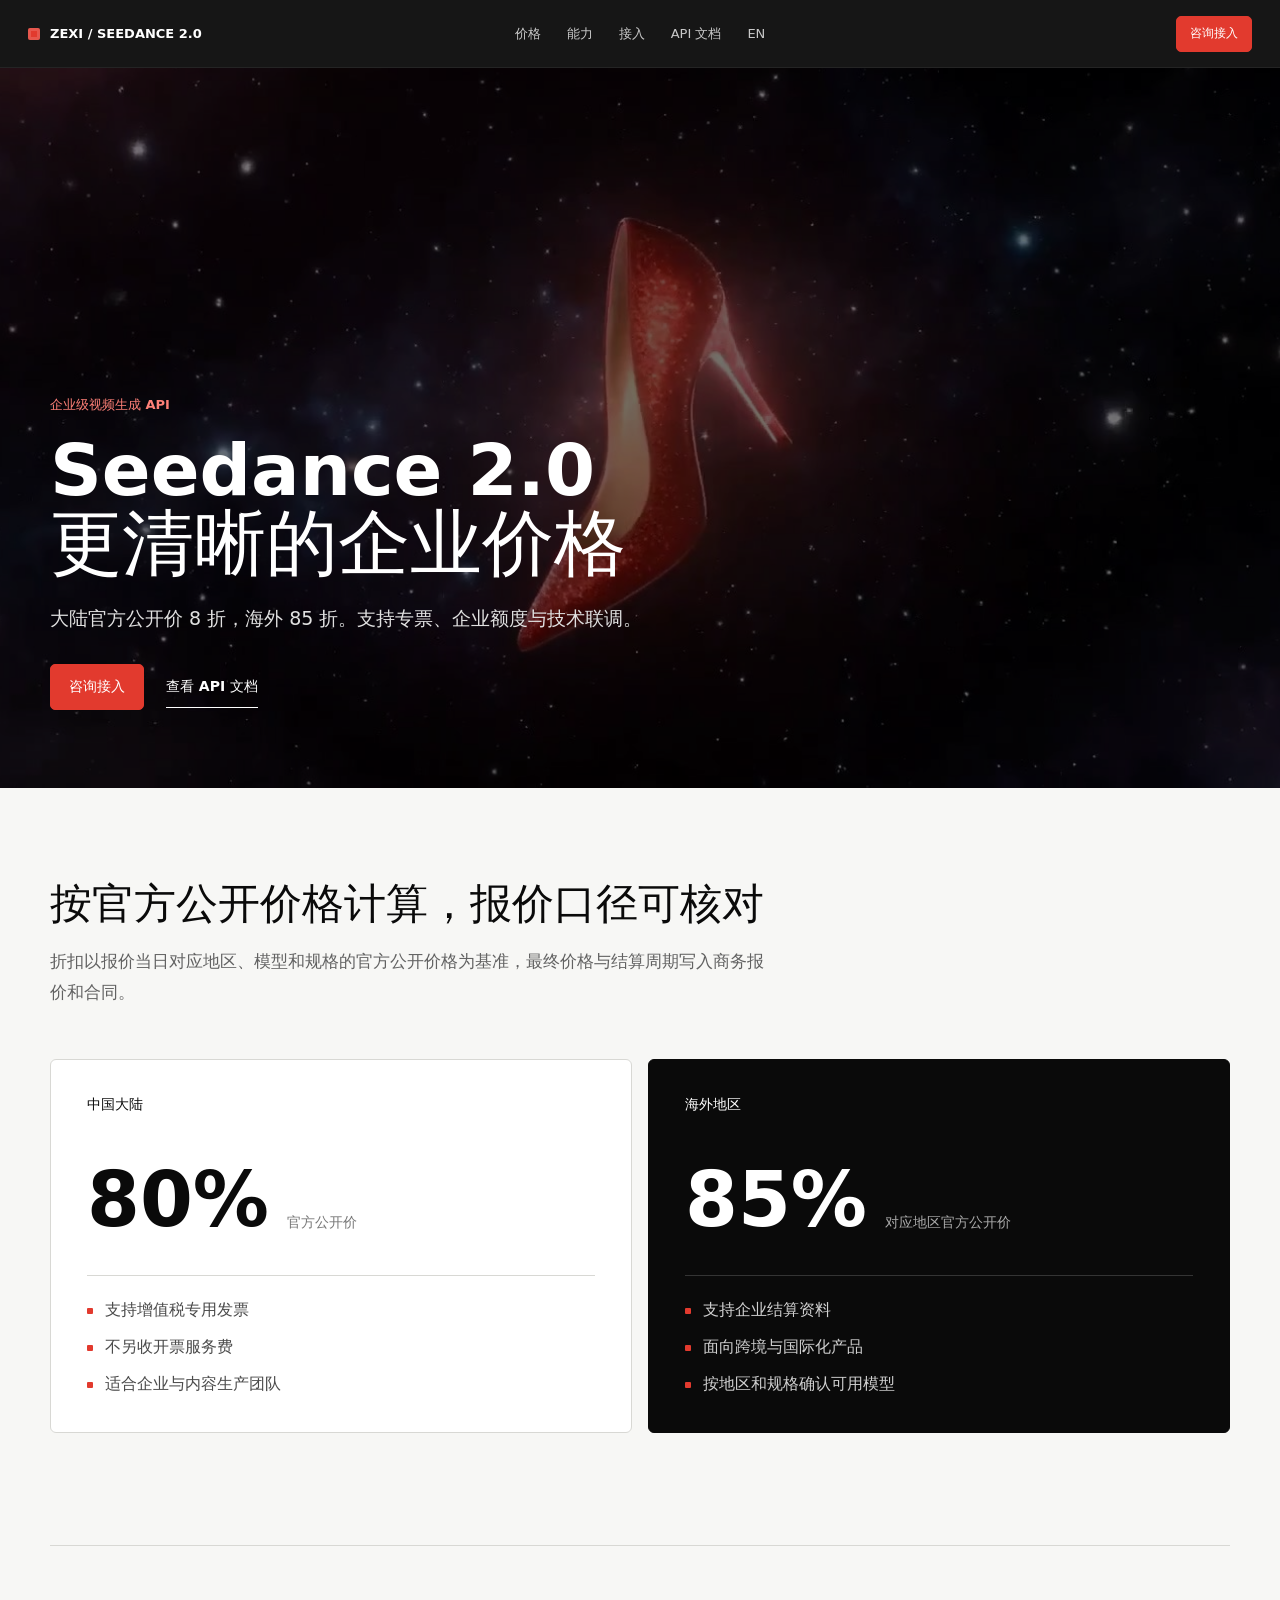
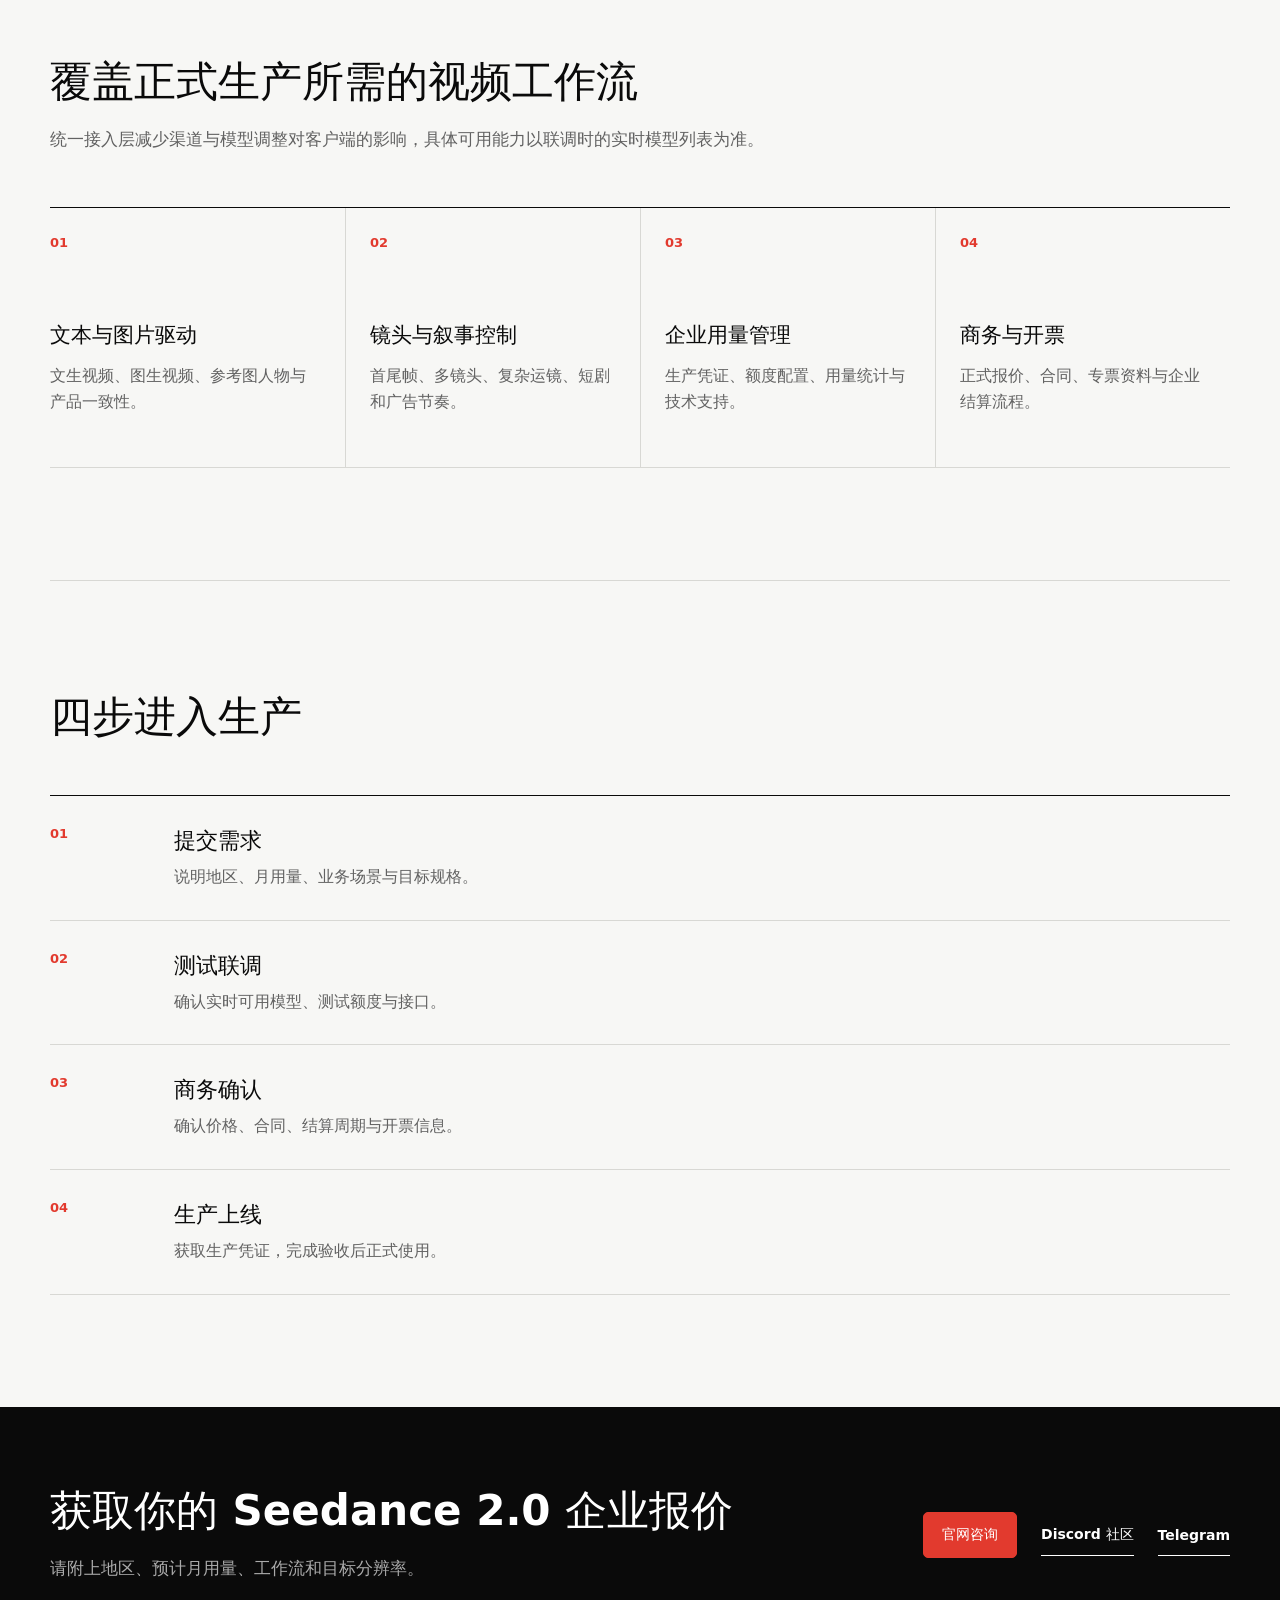
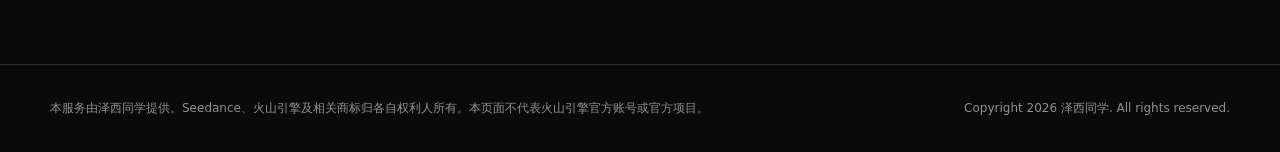
<file: docs/index.html>
<!doctype html>
<html lang="zh-CN">
  <head>
    <meta charset="utf-8">
    <meta name="viewport" content="width=device-width, initial-scale=1">
    <title>Seedance 2.0 企业级 API | 泽西同学</title>
    <meta name="description" content="Seedance 2.0 企业级视频生成 API。中国大陆按火山引擎官方公开价 8 折，海外按对应官方公开价 85 折，支持增值税专用发票。">
    <meta name="theme-color" content="#0a0a0a">
    <meta property="og:type" content="website">
    <meta property="og:title" content="Seedance 2.0 企业级 API">
    <meta property="og:description" content="火山引擎官方公开价 8 折，海外官方公开价 85 折，支持增值税专用发票。">
    <meta property="og:image" content="https://quanzedong-cell.github.io/seedance-2-api/assets/seedance-showcase.jpg">
    <meta property="og:url" content="https://quanzedong-cell.github.io/seedance-2-api/">
    <link rel="canonical" href="https://quanzedong-cell.github.io/seedance-2-api/">
    <link rel="alternate" hreflang="zh-CN" href="https://quanzedong-cell.github.io/seedance-2-api/">
    <link rel="alternate" hreflang="en" href="https://quanzedong-cell.github.io/seedance-2-api/en/">
    <link rel="alternate" hreflang="x-default" href="https://quanzedong-cell.github.io/seedance-2-api/en/">
    <link rel="stylesheet" href="styles.css">
    <script type="application/ld+json">
      {
        "@context": "https://schema.org",
        "@type": "Service",
        "name": "Seedance 2.0 企业级 API",
        "provider": {"@type": "Organization", "name": "泽西同学", "url": "https://zexitongxue.com/"},
        "areaServed": ["CN", "Worldwide"],
        "serviceType": "Video generation API access",
        "url": "https://quanzedong-cell.github.io/seedance-2-api/"
      }
    </script>
  </head>
  <body>
    <header class="site-header">
      <a class="brand" href="#top" aria-label="返回顶部">
        <span class="brand-mark" aria-hidden="true"></span>
        <span>ZEXI / SEEDANCE 2.0</span>
      </a>
      <nav aria-label="主导航">
        <a href="#pricing">价格</a>
        <a href="#capabilities">能力</a>
        <a href="#process">接入</a>
        <a href="https://zexitongxue.com/docs/video-api.html?utm_source=github-pages&amp;utm_medium=landing-page&amp;utm_campaign=seedance2_api" target="_blank" rel="noreferrer">API 文档</a>
        <a href="en/" lang="en">EN</a>
      </nav>
      <a class="button button-small" href="https://zexitongxue.com/?utm_source=github-pages&amp;utm_medium=landing-page&amp;utm_campaign=seedance2_api" target="_blank" rel="noreferrer">咨询接入</a>
    </header>

    <main id="top">
      <section class="hero" aria-labelledby="hero-title">
        <div class="hero-media" aria-hidden="true"></div>
        <div class="hero-scrim" aria-hidden="true"></div>
        <div class="hero-content">
          <p class="eyebrow">企业级视频生成 API</p>
          <h1 id="hero-title">Seedance 2.0<br>更清晰的企业价格</h1>
          <p class="hero-summary">大陆官方公开价 8 折，海外 85 折。支持专票、企业额度与技术联调。</p>
          <div class="hero-actions">
            <a class="button" href="https://zexitongxue.com/?utm_source=github-pages&amp;utm_medium=landing-page&amp;utm_campaign=seedance2_api" target="_blank" rel="noreferrer">咨询接入</a>
            <a class="text-link" href="https://zexitongxue.com/docs/video-api.html?utm_source=github-pages&amp;utm_medium=landing-page&amp;utm_campaign=seedance2_api" target="_blank" rel="noreferrer">查看 API 文档</a>
          </div>
        </div>
      </section>

      <section class="price-section section" id="pricing" aria-labelledby="pricing-title">
        <div class="section-copy">
          <h2 id="pricing-title">按官方公开价格计算，报价口径可核对</h2>
          <p>折扣以报价当日对应地区、模型和规格的官方公开价格为基准，最终价格与结算周期写入商务报价和合同。</p>
        </div>
        <div class="pricing-grid">
          <article class="price-card">
            <p class="price-region">中国大陆</p>
            <p class="price-value"><strong>80%</strong><span>官方公开价</span></p>
            <ul>
              <li>支持增值税专用发票</li>
              <li>不另收开票服务费</li>
              <li>适合企业与内容生产团队</li>
            </ul>
          </article>
          <article class="price-card price-card-dark">
            <p class="price-region">海外地区</p>
            <p class="price-value"><strong>85%</strong><span>对应地区官方公开价</span></p>
            <ul>
              <li>支持企业结算资料</li>
              <li>面向跨境与国际化产品</li>
              <li>按地区和规格确认可用模型</li>
            </ul>
          </article>
        </div>
      </section>

      <section class="capability-section section" id="capabilities" aria-labelledby="capabilities-title">
        <div class="section-copy">
          <h2 id="capabilities-title">覆盖正式生产所需的视频工作流</h2>
          <p>统一接入层减少渠道与模型调整对客户端的影响，具体可用能力以联调时的实时模型列表为准。</p>
        </div>
        <div class="capability-list">
          <article><span>01</span><h3>文本与图片驱动</h3><p>文生视频、图生视频、参考图人物与产品一致性。</p></article>
          <article><span>02</span><h3>镜头与叙事控制</h3><p>首尾帧、多镜头、复杂运镜、短剧和广告节奏。</p></article>
          <article><span>03</span><h3>企业用量管理</h3><p>生产凭证、额度配置、用量统计与技术支持。</p></article>
          <article><span>04</span><h3>商务与开票</h3><p>正式报价、合同、专票资料与企业结算流程。</p></article>
        </div>
      </section>

      <section class="process-section section" id="process" aria-labelledby="process-title">
        <h2 id="process-title">四步进入生产</h2>
        <ol class="process-list">
          <li><span>01</span><div><h3>提交需求</h3><p>说明地区、月用量、业务场景与目标规格。</p></div></li>
          <li><span>02</span><div><h3>测试联调</h3><p>确认实时可用模型、测试额度与接口。</p></div></li>
          <li><span>03</span><div><h3>商务确认</h3><p>确认价格、合同、结算周期与开票信息。</p></div></li>
          <li><span>04</span><div><h3>生产上线</h3><p>获取生产凭证，完成验收后正式使用。</p></div></li>
        </ol>
      </section>

      <section class="contact-section" aria-labelledby="contact-title">
        <div>
          <h2 id="contact-title">获取你的 Seedance 2.0 企业报价</h2>
          <p>请附上地区、预计月用量、工作流和目标分辨率。</p>
        </div>
        <div class="contact-actions">
          <a class="button" href="https://zexitongxue.com/?utm_source=github-pages&amp;utm_medium=landing-page&amp;utm_campaign=seedance2_api" target="_blank" rel="noreferrer">官网咨询</a>
          <a class="text-link light" href="https://discord.gg/d9d8KNa95R" target="_blank" rel="noreferrer">Discord 社区</a>
          <a class="text-link light" href="https://t.me/zexitongxue1" target="_blank" rel="noreferrer">Telegram</a>
        </div>
      </section>
    </main>

    <footer>
      <p>本服务由泽西同学提供。Seedance、火山引擎及相关商标归各自权利人所有。本页面不代表火山引擎官方账号或官方项目。</p>
      <p>Copyright 2026 泽西同学. All rights reserved.</p>
    </footer>
  </body>
</html>
</file>
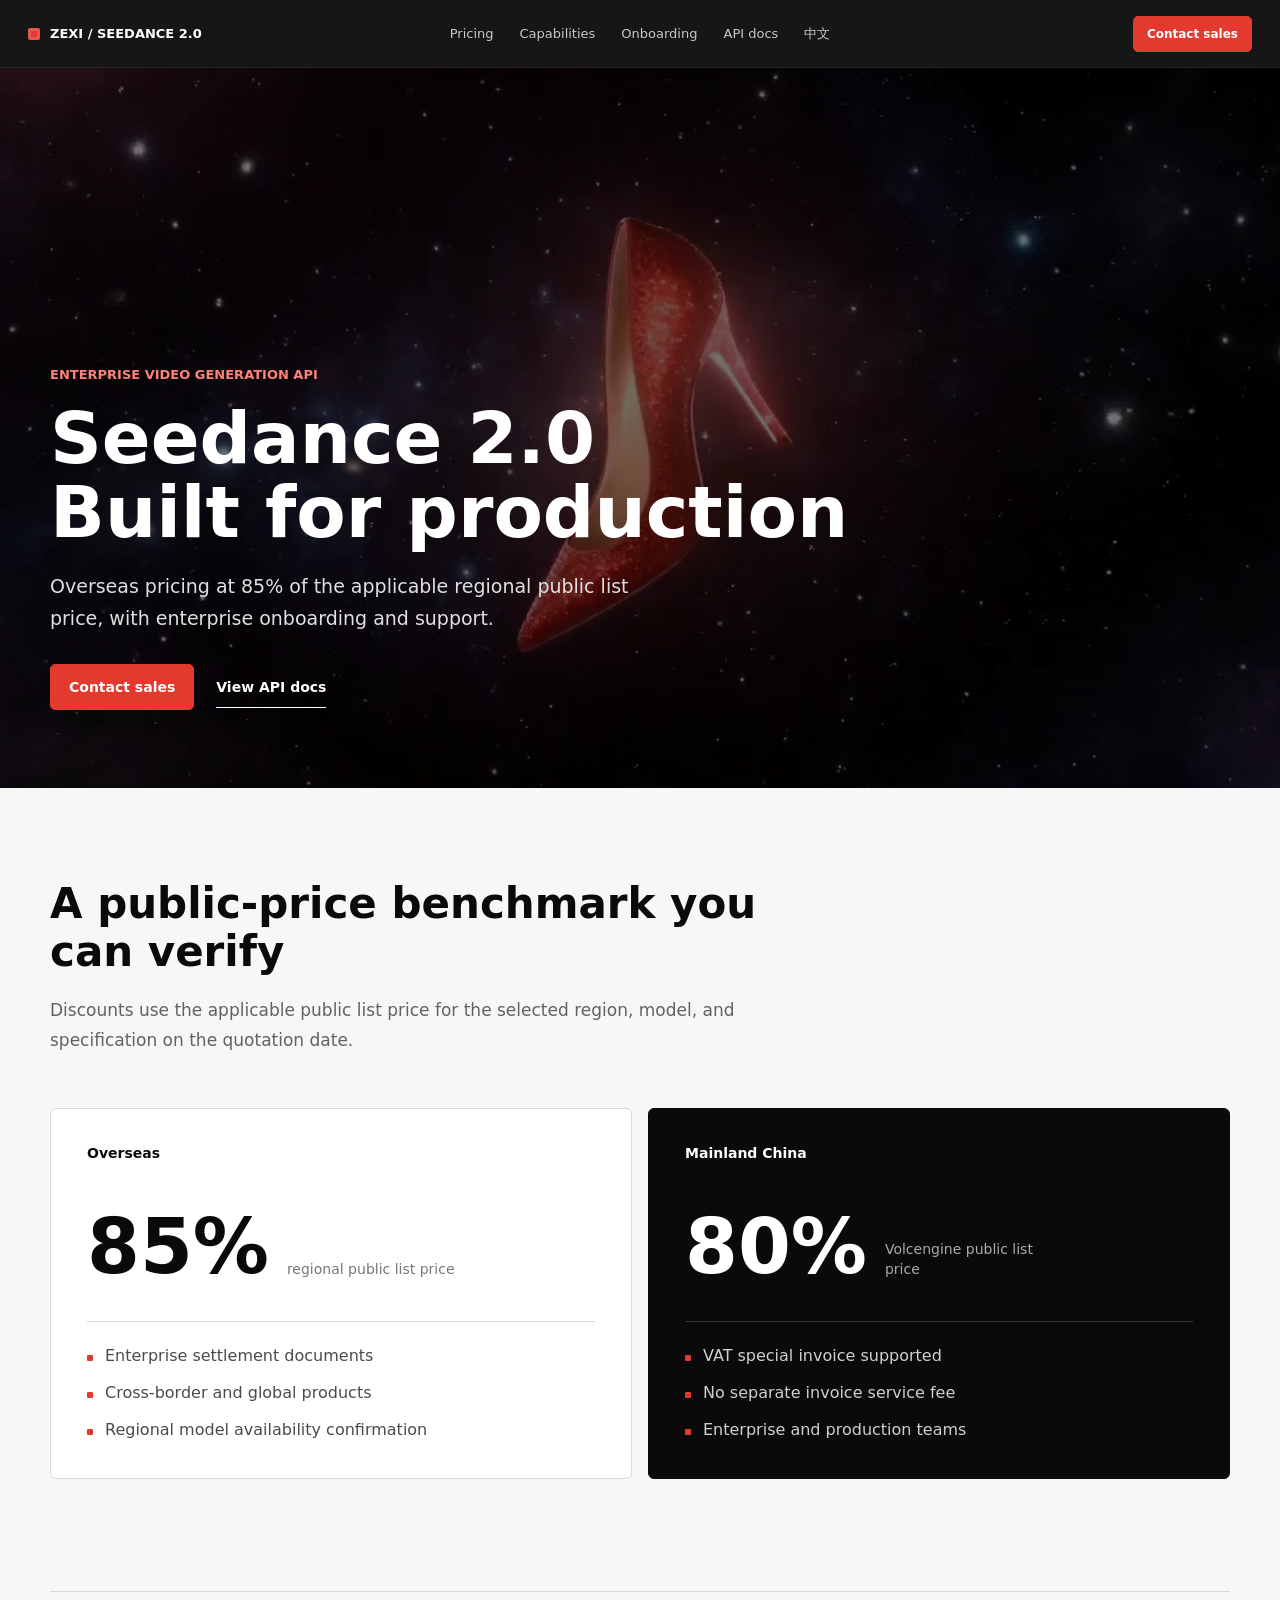
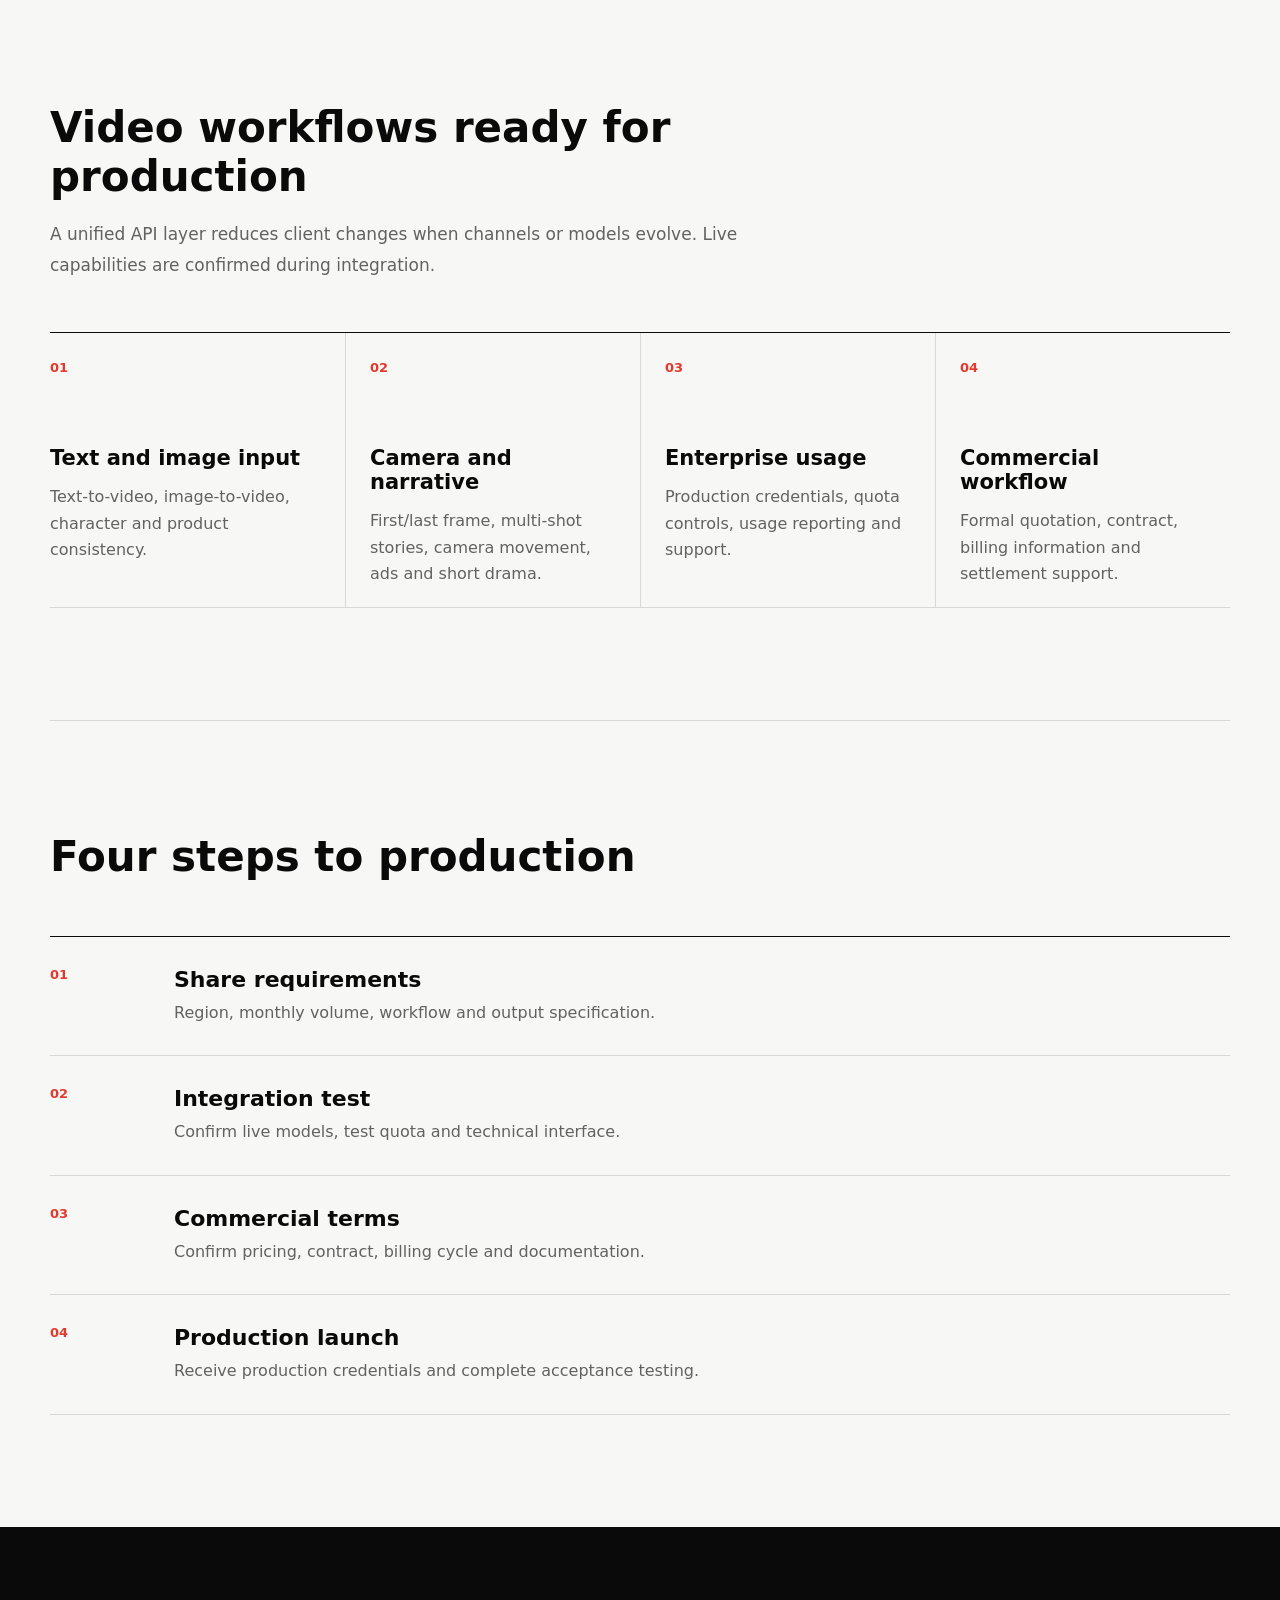
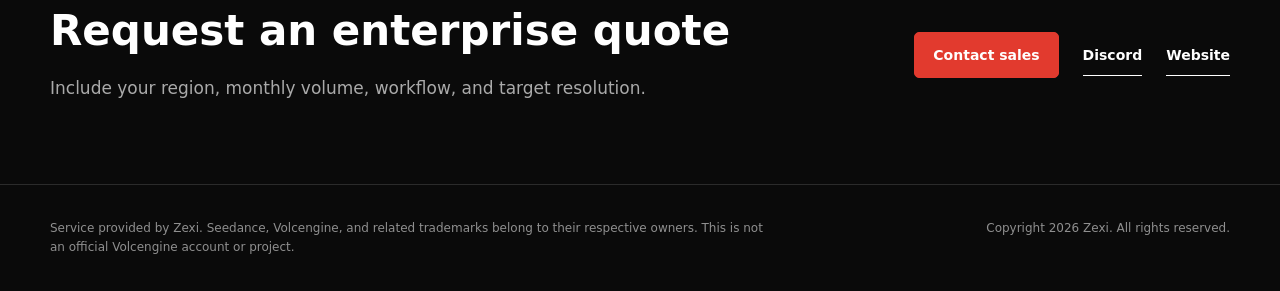
<file: docs/en/index.html>
<!doctype html>
<html lang="en">
  <head>
    <meta charset="utf-8">
    <meta name="viewport" content="width=device-width, initial-scale=1">
    <title>Seedance 2.0 Enterprise API | Zexi</title>
    <meta name="description" content="Seedance 2.0 video generation API for global teams. Overseas pricing at 85% of the applicable regional public list price, with enterprise billing support.">
    <meta name="theme-color" content="#0a0a0a">
    <meta property="og:type" content="website">
    <meta property="og:title" content="Seedance 2.0 Enterprise API">
    <meta property="og:description" content="Overseas pricing at 85% of the applicable regional public list price.">
    <meta property="og:image" content="https://quanzedong-cell.github.io/seedance-2-api/assets/seedance-showcase.jpg">
    <meta property="og:url" content="https://quanzedong-cell.github.io/seedance-2-api/en/">
    <link rel="canonical" href="https://quanzedong-cell.github.io/seedance-2-api/en/">
    <link rel="alternate" hreflang="zh-CN" href="https://quanzedong-cell.github.io/seedance-2-api/">
    <link rel="alternate" hreflang="en" href="https://quanzedong-cell.github.io/seedance-2-api/en/">
    <link rel="alternate" hreflang="x-default" href="https://quanzedong-cell.github.io/seedance-2-api/en/">
    <link rel="stylesheet" href="../styles.css">
  </head>
  <body>
    <header class="site-header">
      <a class="brand" href="#top" aria-label="Back to top"><span class="brand-mark" aria-hidden="true"></span><span>ZEXI / SEEDANCE 2.0</span></a>
      <nav aria-label="Main navigation">
        <a href="#pricing">Pricing</a>
        <a href="#capabilities">Capabilities</a>
        <a href="#process">Onboarding</a>
        <a href="https://zexitongxue.com/docs/video-api.html?utm_source=github-pages&amp;utm_medium=landing-page&amp;utm_campaign=seedance2_api" target="_blank" rel="noreferrer">API docs</a>
        <a href="../" lang="zh-CN">中文</a>
      </nav>
      <a class="button button-small" href="https://t.me/zexitongxue1" target="_blank" rel="noreferrer">Contact sales</a>
    </header>

    <main id="top">
      <section class="hero" aria-labelledby="hero-title">
        <div class="hero-media" aria-hidden="true"></div><div class="hero-scrim" aria-hidden="true"></div>
        <div class="hero-content">
          <p class="eyebrow">Enterprise video generation API</p>
          <h1 id="hero-title">Seedance 2.0<br>Built for production</h1>
          <p class="hero-summary">Overseas pricing at 85% of the applicable regional public list price, with enterprise onboarding and support.</p>
          <div class="hero-actions"><a class="button" href="https://t.me/zexitongxue1" target="_blank" rel="noreferrer">Contact sales</a><a class="text-link" href="https://zexitongxue.com/docs/video-api.html?utm_source=github-pages&amp;utm_medium=landing-page&amp;utm_campaign=seedance2_api" target="_blank" rel="noreferrer">View API docs</a></div>
        </div>
      </section>

      <section class="price-section section" id="pricing" aria-labelledby="pricing-title">
        <div class="section-copy"><h2 id="pricing-title">A public-price benchmark you can verify</h2><p>Discounts use the applicable public list price for the selected region, model, and specification on the quotation date.</p></div>
        <div class="pricing-grid">
          <article class="price-card"><p class="price-region">Overseas</p><p class="price-value"><strong>85%</strong><span>regional public list price</span></p><ul><li>Enterprise settlement documents</li><li>Cross-border and global products</li><li>Regional model availability confirmation</li></ul></article>
          <article class="price-card price-card-dark"><p class="price-region">Mainland China</p><p class="price-value"><strong>80%</strong><span>Volcengine public list price</span></p><ul><li>VAT special invoice supported</li><li>No separate invoice service fee</li><li>Enterprise and production teams</li></ul></article>
        </div>
      </section>

      <section class="capability-section section" id="capabilities" aria-labelledby="capabilities-title">
        <div class="section-copy"><h2 id="capabilities-title">Video workflows ready for production</h2><p>A unified API layer reduces client changes when channels or models evolve. Live capabilities are confirmed during integration.</p></div>
        <div class="capability-list">
          <article><span>01</span><h3>Text and image input</h3><p>Text-to-video, image-to-video, character and product consistency.</p></article>
          <article><span>02</span><h3>Camera and narrative</h3><p>First/last frame, multi-shot stories, camera movement, ads and short drama.</p></article>
          <article><span>03</span><h3>Enterprise usage</h3><p>Production credentials, quota controls, usage reporting and support.</p></article>
          <article><span>04</span><h3>Commercial workflow</h3><p>Formal quotation, contract, billing information and settlement support.</p></article>
        </div>
      </section>

      <section class="process-section section" id="process" aria-labelledby="process-title">
        <h2 id="process-title">Four steps to production</h2>
        <ol class="process-list">
          <li><span>01</span><div><h3>Share requirements</h3><p>Region, monthly volume, workflow and output specification.</p></div></li>
          <li><span>02</span><div><h3>Integration test</h3><p>Confirm live models, test quota and technical interface.</p></div></li>
          <li><span>03</span><div><h3>Commercial terms</h3><p>Confirm pricing, contract, billing cycle and documentation.</p></div></li>
          <li><span>04</span><div><h3>Production launch</h3><p>Receive production credentials and complete acceptance testing.</p></div></li>
        </ol>
      </section>

      <section class="contact-section" aria-labelledby="contact-title"><div><h2 id="contact-title">Request an enterprise quote</h2><p>Include your region, monthly volume, workflow, and target resolution.</p></div><div class="contact-actions"><a class="button" href="https://t.me/zexitongxue1" target="_blank" rel="noreferrer">Contact sales</a><a class="text-link light" href="https://discord.gg/d9d8KNa95R" target="_blank" rel="noreferrer">Discord</a><a class="text-link light" href="https://zexitongxue.com/?utm_source=github-pages&amp;utm_medium=landing-page&amp;utm_campaign=seedance2_api" target="_blank" rel="noreferrer">Website</a></div></section>
    </main>

    <footer><p>Service provided by Zexi. Seedance, Volcengine, and related trademarks belong to their respective owners. This is not an official Volcengine account or project.</p><p>Copyright 2026 Zexi. All rights reserved.</p></footer>
  </body>
</html>
</file>
<file: docs/styles.css>
:root {
  color-scheme: light;
  --ink: #0a0a0a;
  --paper: #f7f7f5;
  --white: #ffffff;
  --muted: #626262;
  --line: #d8d8d4;
  --accent: #e23a2e;
  --max: 1180px;
  font-family: "Segoe UI", "PingFang SC", "Microsoft YaHei", system-ui, sans-serif;
  font-synthesis: none;
  text-rendering: optimizeLegibility;
}

* { box-sizing: border-box; }
html { scroll-behavior: smooth; }
body { margin: 0; min-width: 320px; background: var(--paper); color: var(--ink); }
a { color: inherit; text-decoration: none; }
p, h1, h2, h3 { margin-top: 0; }
button, a { -webkit-tap-highlight-color: transparent; }

.site-header {
  position: sticky;
  top: 0;
  z-index: 20;
  display: grid;
  grid-template-columns: 1fr auto 1fr;
  align-items: center;
  height: 68px;
  padding: 0 28px;
  border-bottom: 1px solid #242424;
  background: #0a0a0af2;
  color: var(--white);
  backdrop-filter: blur(14px);
}

.brand { display: inline-flex; align-items: center; gap: 10px; width: fit-content; font-size: 13px; font-weight: 750; letter-spacing: 0; }
.brand-mark { width: 12px; height: 12px; border-radius: 2px; background: var(--accent); box-shadow: inset 0 0 0 3px #ffffff26; }
.site-header nav { display: flex; align-items: center; gap: 26px; font-size: 13px; color: #c9c9c9; }
.site-header nav a:hover, .site-header nav a:focus-visible { color: var(--white); }
.site-header > .button { justify-self: end; }

.button {
  display: inline-flex;
  align-items: center;
  justify-content: center;
  min-height: 46px;
  padding: 0 18px;
  border: 1px solid var(--accent);
  border-radius: 5px;
  background: var(--accent);
  color: var(--white);
  font-size: 14px;
  font-weight: 750;
  letter-spacing: 0;
  white-space: nowrap;
  transition: background-color .18s ease, border-color .18s ease, transform .18s ease;
}
.button:hover { border-color: #c82f25; background: #c82f25; }
.button:active { transform: translateY(1px); }
.button:focus-visible, .text-link:focus-visible, nav a:focus-visible { outline: 3px solid #ffffff; outline-offset: 3px; }
.button-small { min-height: 36px; padding: 0 13px; font-size: 12px; }

.hero {
  position: relative;
  display: flex;
  align-items: flex-end;
  min-height: 720px;
  max-height: 850px;
  overflow: hidden;
  background: #160d0b;
  color: var(--white);
}
.hero-media { position: absolute; inset: 0; background: url("assets/seedance-showcase.jpg") center / cover no-repeat; transform: scale(1.01); }
.hero-scrim { position: absolute; inset: 0; background: #0000008c; }
.hero-content { position: relative; z-index: 1; width: min(var(--max), calc(100% - 48px)); margin: 0 auto; padding: 0 0 78px; }
.eyebrow { margin-bottom: 20px; color: #ff8178; font-size: 13px; font-weight: 800; letter-spacing: 0; text-transform: uppercase; }
.hero h1 { max-width: 880px; margin-bottom: 22px; font-size: 72px; line-height: 1.02; letter-spacing: 0; }
.hero-summary { max-width: 630px; margin-bottom: 0; color: #e0e0e0; font-size: 19px; line-height: 1.65; }
.hero-actions { display: flex; align-items: center; gap: 22px; margin-top: 30px; }
.text-link { display: inline-flex; align-items: center; min-height: 42px; border-bottom: 1px solid currentColor; font-size: 14px; font-weight: 750; white-space: nowrap; }
.text-link:hover { color: var(--accent); }
.text-link.light { color: var(--white); }

.section { width: min(var(--max), calc(100% - 48px)); margin: 0 auto; padding: 112px 0; }
.section-copy { max-width: 720px; margin-bottom: 52px; }
.section h2, .contact-section h2 { margin-bottom: 18px; font-size: 42px; line-height: 1.15; letter-spacing: 0; }
.section-copy p, .contact-section p { margin-bottom: 0; color: var(--muted); font-size: 17px; line-height: 1.8; }

.price-section { padding-top: 92px; }
.pricing-grid { display: grid; grid-template-columns: 1fr 1fr; gap: 16px; }
.price-card { min-height: 370px; padding: 36px; border: 1px solid var(--line); border-radius: 6px; background: var(--white); }
.price-card-dark { border-color: var(--ink); background: var(--ink); color: var(--white); }
.price-region { margin-bottom: 54px; font-size: 14px; font-weight: 800; }
.price-value { display: flex; align-items: flex-end; gap: 18px; margin-bottom: 42px; }
.price-value strong { font-size: 76px; line-height: .85; letter-spacing: 0; }
.price-value span { max-width: 170px; color: #777; font-size: 14px; line-height: 1.4; }
.price-card-dark .price-value span { color: #aaa; }
.price-card ul { display: grid; gap: 13px; margin: 0; padding: 22px 0 0; border-top: 1px solid var(--line); list-style: none; }
.price-card-dark ul { border-color: #343434; }
.price-card li { position: relative; padding-left: 18px; color: #4b4b4b; line-height: 1.5; }
.price-card-dark li { color: #d0d0d0; }
.price-card li::before { position: absolute; left: 0; top: .65em; width: 6px; height: 6px; border-radius: 1px; background: var(--accent); content: ""; }

.capability-section { border-top: 1px solid var(--line); }
.capability-list { display: grid; grid-template-columns: repeat(4, 1fr); border-top: 1px solid var(--ink); }
.capability-list article { min-height: 260px; padding: 24px 24px 20px 0; border-bottom: 1px solid var(--line); }
.capability-list article + article { padding-left: 24px; border-left: 1px solid var(--line); }
.capability-list span { color: var(--accent); font-size: 13px; font-weight: 800; }
.capability-list h3 { margin: 70px 0 14px; font-size: 21px; letter-spacing: 0; }
.capability-list p { margin: 0; color: var(--muted); line-height: 1.65; }

.process-section { border-top: 1px solid var(--line); }
.process-section > h2 { margin-bottom: 54px; }
.process-list { margin: 0; padding: 0; border-top: 1px solid var(--ink); list-style: none; }
.process-list li { display: grid; grid-template-columns: 100px 1fr; gap: 24px; padding: 30px 0; border-bottom: 1px solid var(--line); }
.process-list > li > span { color: var(--accent); font-size: 13px; font-weight: 800; }
.process-list h3 { margin-bottom: 8px; font-size: 22px; letter-spacing: 0; }
.process-list p { margin: 0; color: var(--muted); line-height: 1.6; }

.contact-section { display: flex; align-items: center; justify-content: space-between; gap: 48px; padding: 80px max(24px, calc((100% - var(--max)) / 2)); background: var(--ink); color: var(--white); }
.contact-section p { color: #aaa; }
.contact-actions { display: flex; align-items: center; gap: 24px; flex-shrink: 0; }

footer { display: flex; justify-content: space-between; gap: 48px; padding: 34px max(24px, calc((100% - var(--max)) / 2)); border-top: 1px solid #2b2b2b; background: var(--ink); color: #8f8f8f; font-size: 12px; line-height: 1.6; }
footer p { max-width: 730px; margin: 0; }

@media (max-width: 900px) {
  .site-header { grid-template-columns: 1fr auto; padding: 0 18px; }
  .site-header nav { display: none; }
  .hero { min-height: 680px; }
  .hero h1 { font-size: 58px; }
  .pricing-grid { grid-template-columns: 1fr; }
  .capability-list { grid-template-columns: 1fr 1fr; }
  .capability-list article:nth-child(3) { border-left: 0; }
  .contact-section { align-items: flex-start; flex-direction: column; }
  footer { flex-direction: column; }
}

@media (max-width: 600px) {
  .site-header { height: 62px; }
  .brand { font-size: 11px; }
  .button-small { min-height: 34px; padding: 0 10px; }
  .hero { min-height: 680px; }
  .hero-media { background-position: 58% center; }
  .hero-content { width: calc(100% - 32px); padding-bottom: 46px; }
  .hero h1 { font-size: 42px; line-height: 1.06; }
  .hero-summary { font-size: 16px; line-height: 1.55; }
  .hero-actions { align-items: flex-start; flex-direction: column; gap: 12px; }
  .section { width: calc(100% - 32px); padding: 76px 0; }
  .section h2, .contact-section h2 { font-size: 32px; }
  .section-copy { margin-bottom: 36px; }
  .price-card { min-height: auto; padding: 26px; }
  .price-region { margin-bottom: 40px; }
  .price-value { align-items: flex-start; flex-direction: column; gap: 10px; }
  .price-value strong { font-size: 64px; }
  .capability-list { grid-template-columns: 1fr; }
  .capability-list article, .capability-list article + article { min-height: 220px; padding: 22px 0; border-left: 0; }
  .capability-list h3 { margin-top: 50px; }
  .process-list li { grid-template-columns: 52px 1fr; gap: 14px; }
  .contact-section { padding: 62px 20px; }
  .contact-actions { align-items: flex-start; flex-direction: column; gap: 12px; }
  footer { padding: 30px 20px; }
}

@media (prefers-reduced-motion: reduce) {
  html { scroll-behavior: auto; }
  *, *::before, *::after { transition: none !important; }
}
</file>
